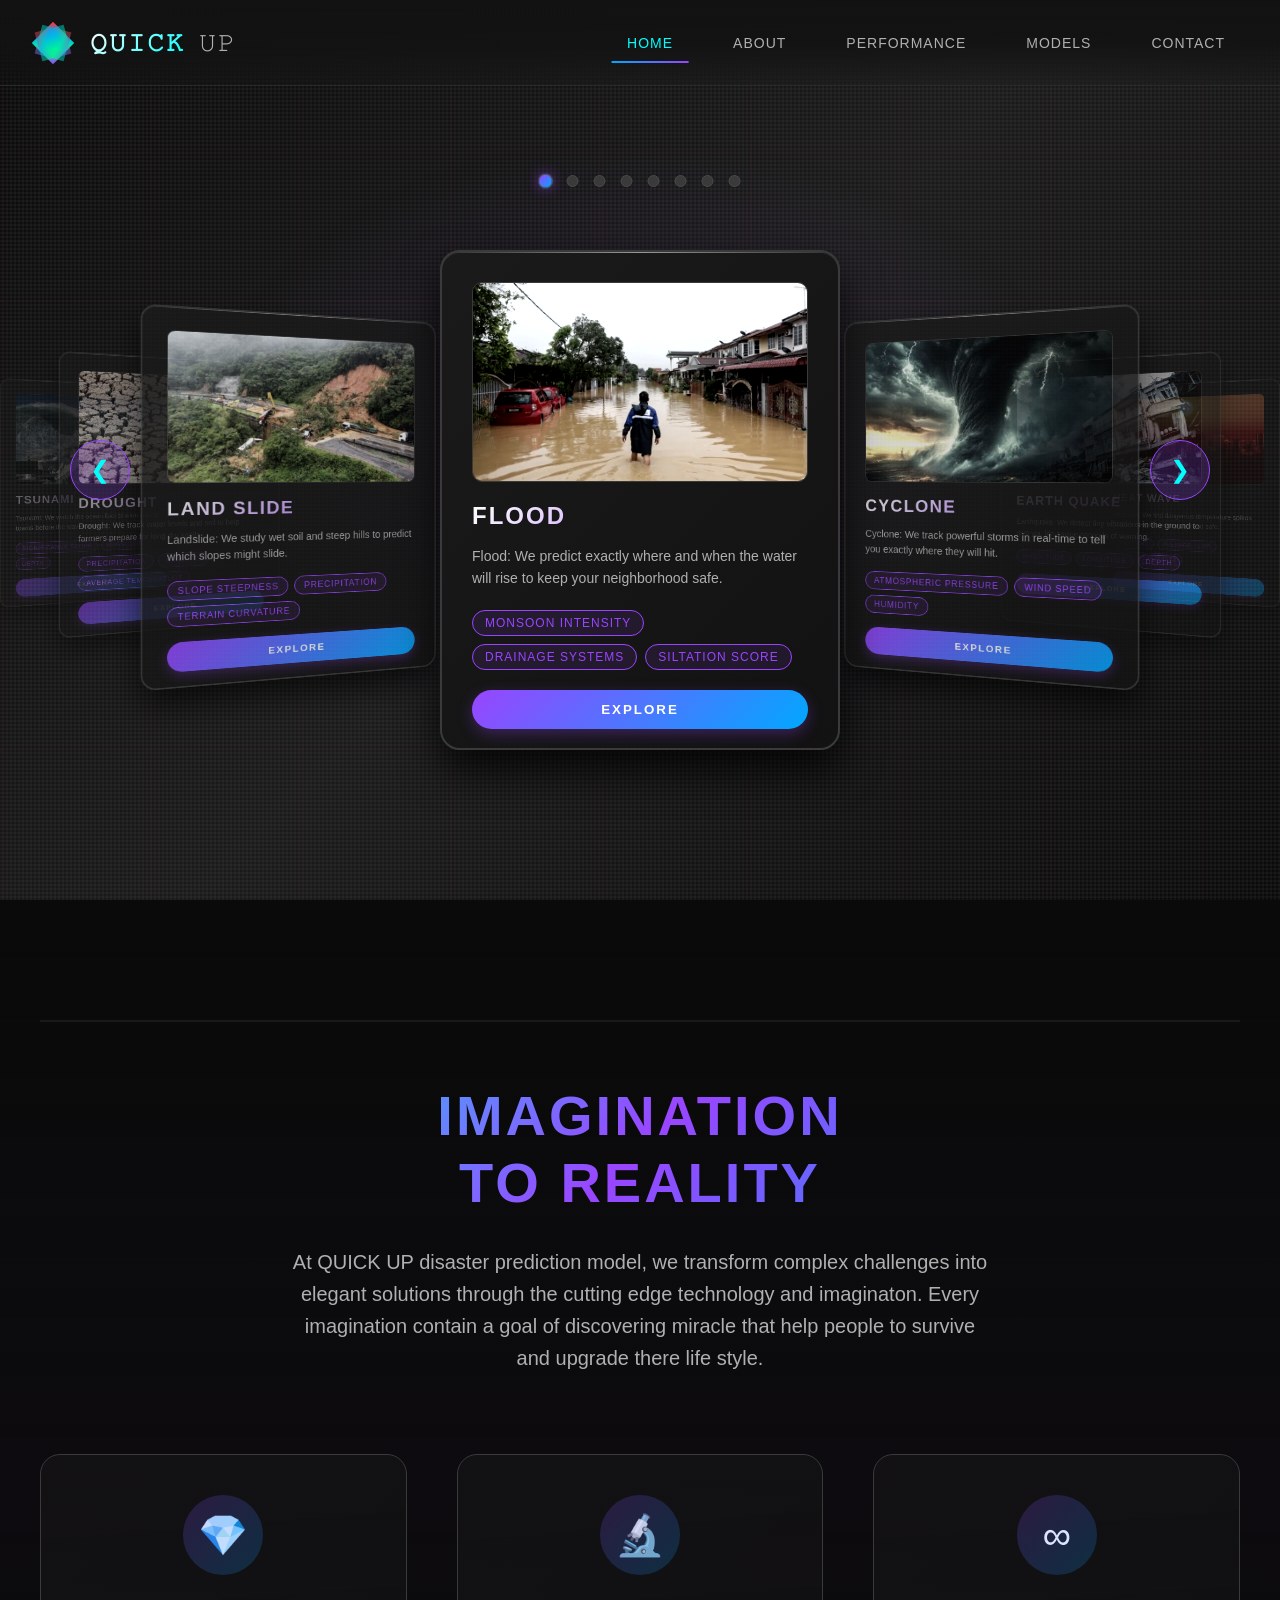
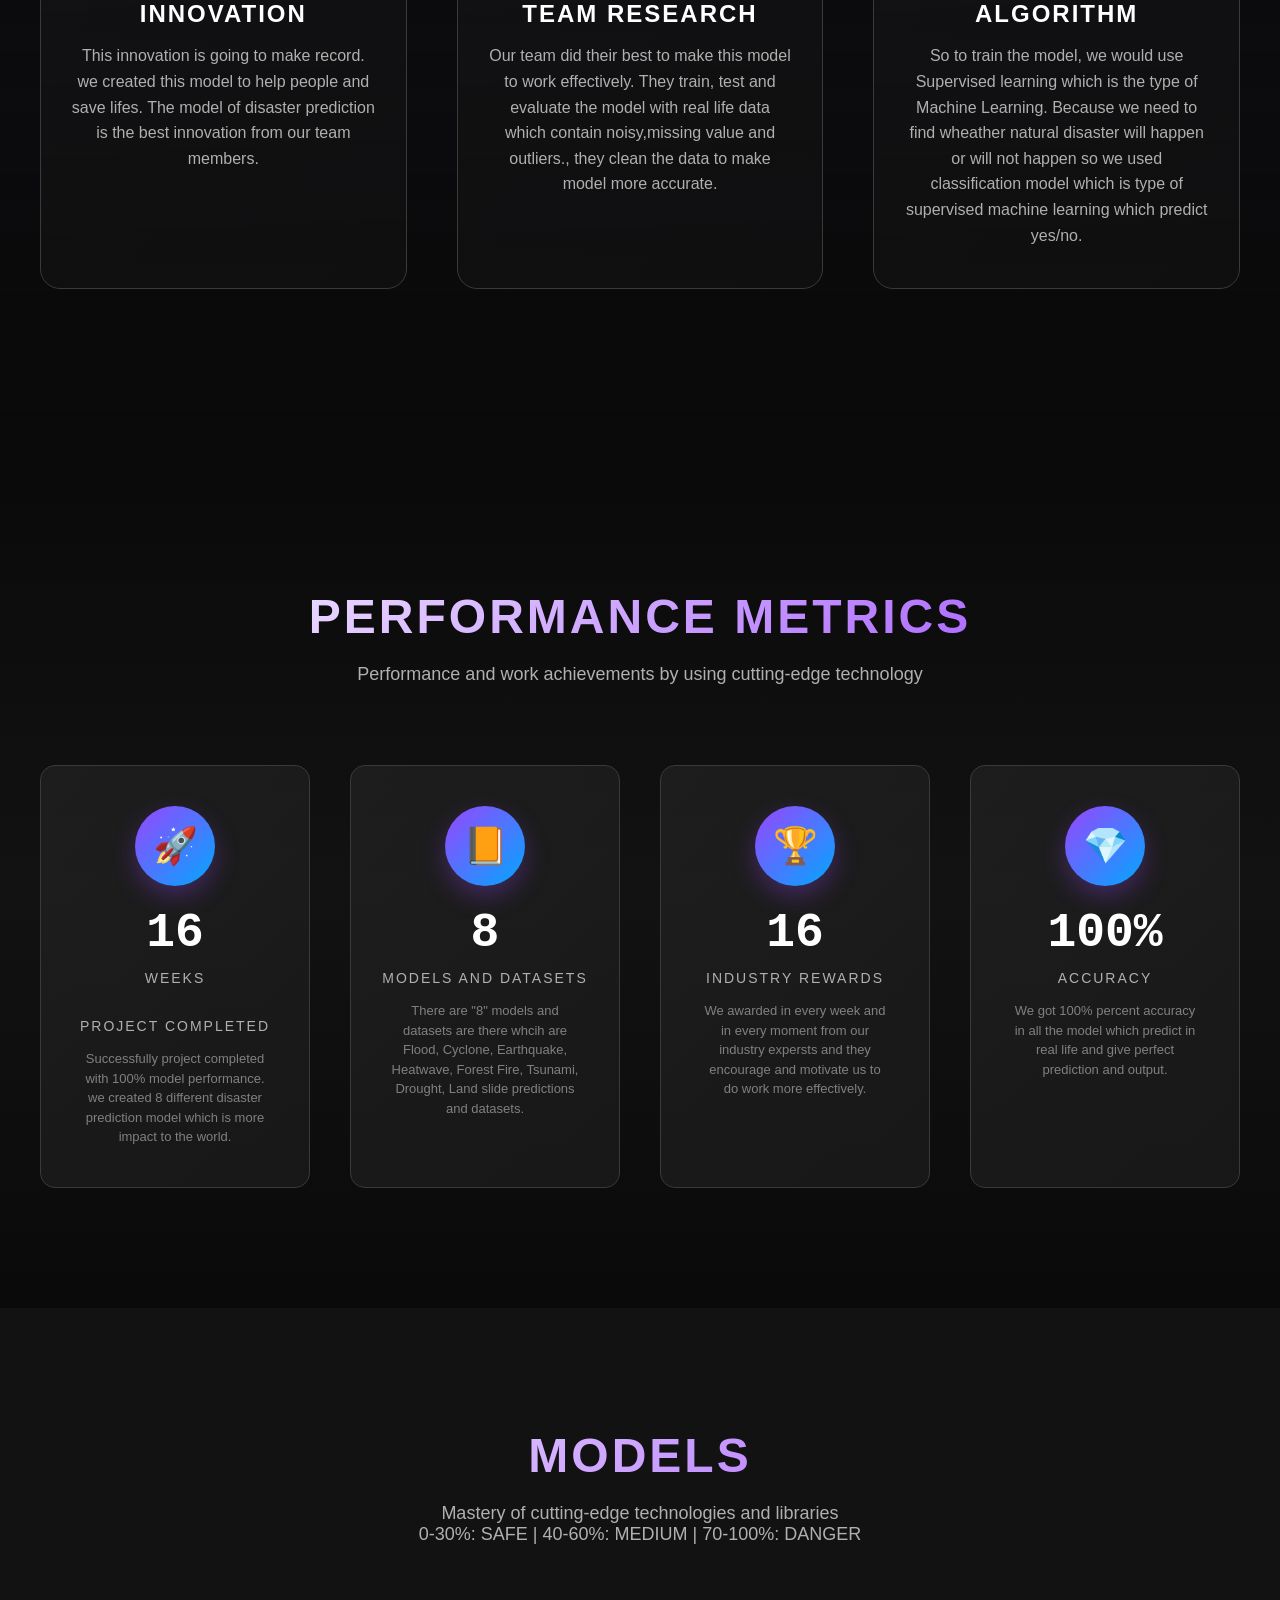
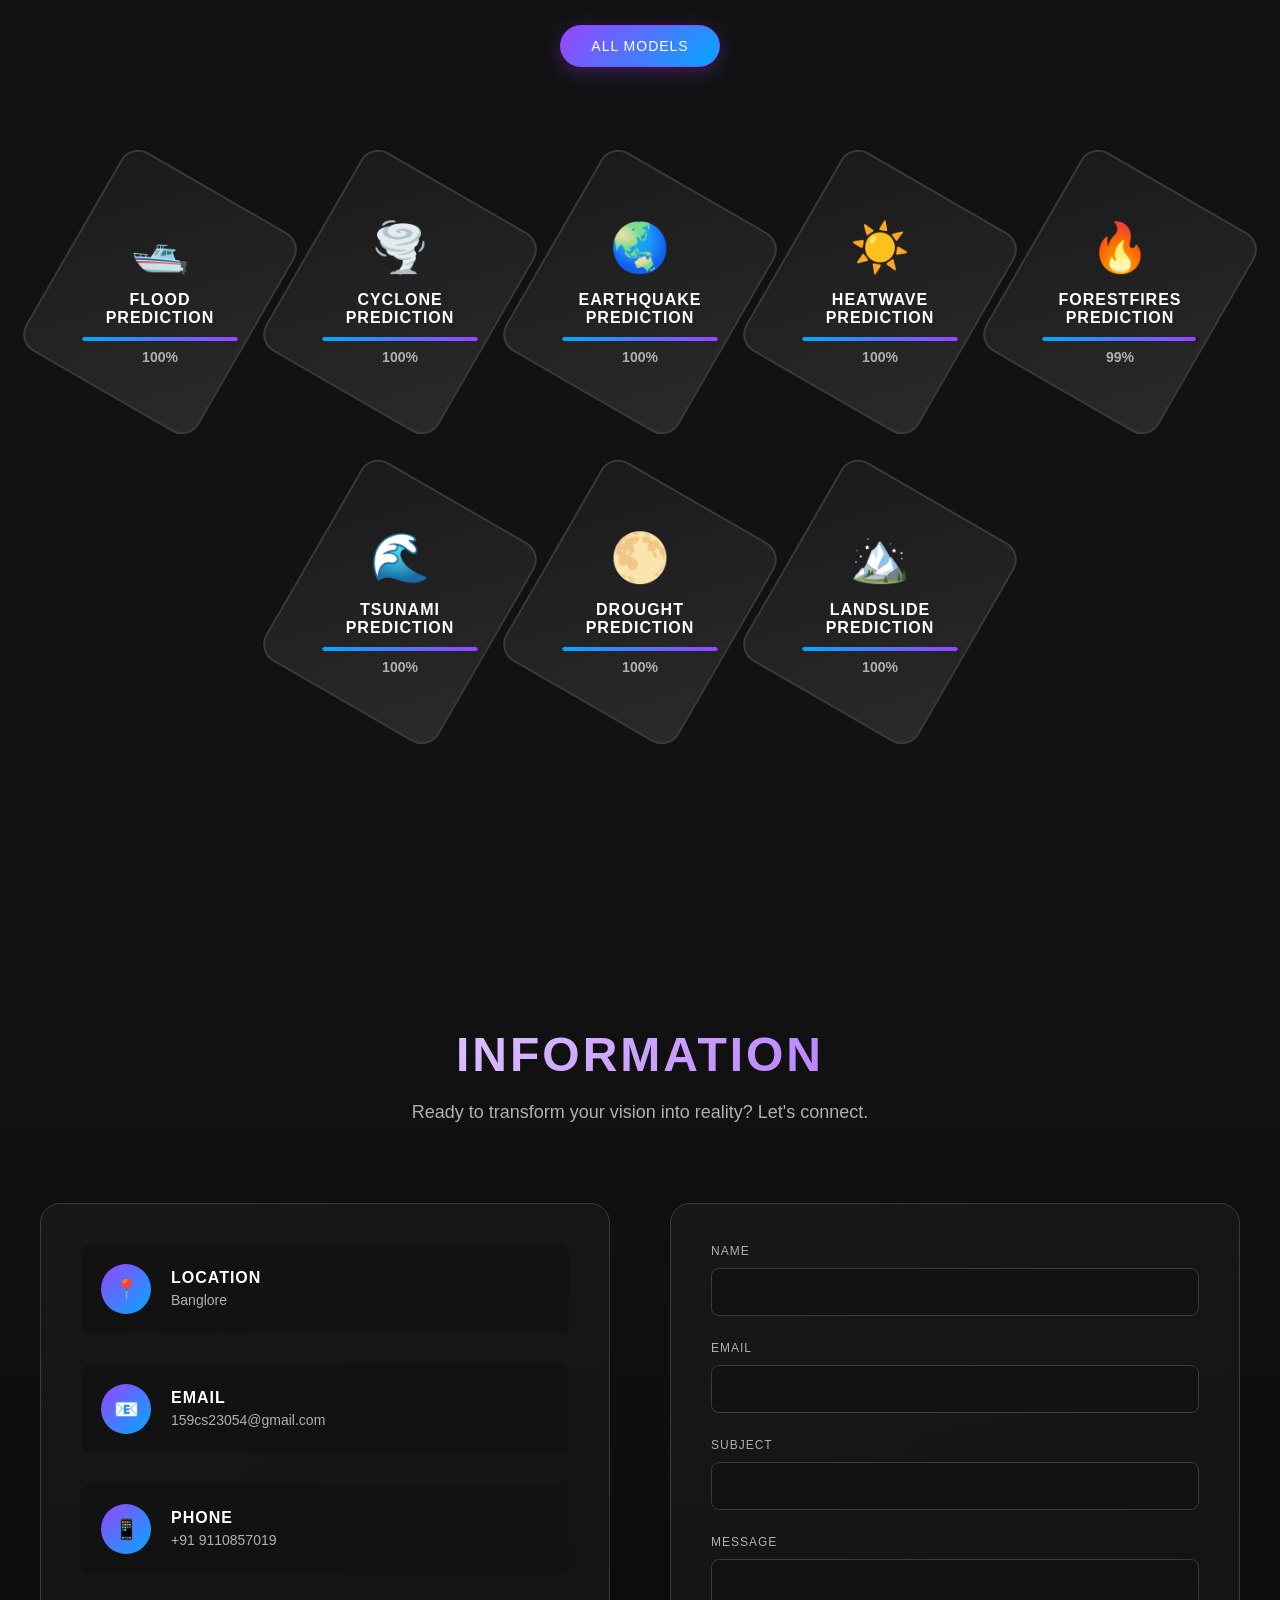
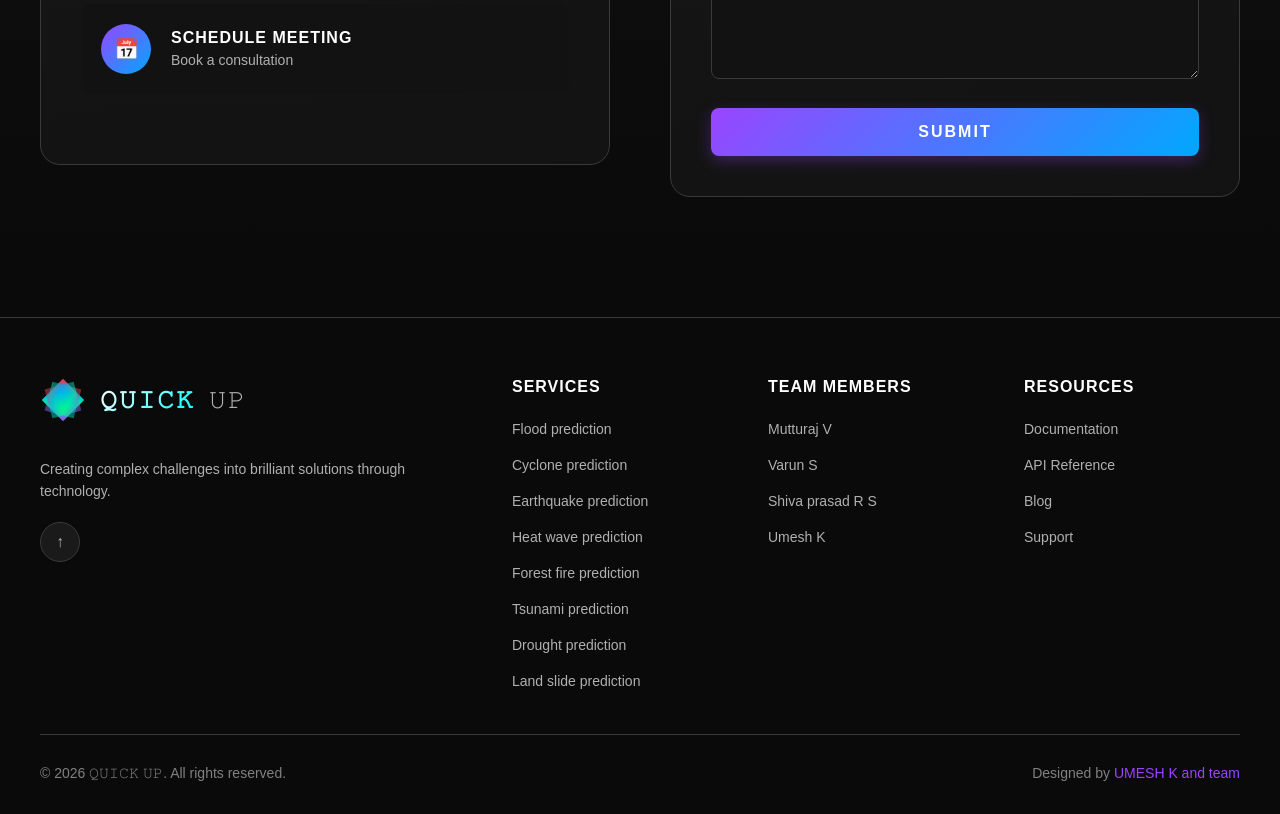
<file: index.html>
<!DOCTYPE html>
<html lang="en">
<head>
    <meta charset="UTF-8">
    <meta name="viewport" content="width=device-width, initial-scale=1.0">
    <title>QUICK UP DISASTER PREDICTION</title>
    <link rel="stylesheet" href="design.css">
</head>
<body>
    <!-- Loading Screen -->
    <div class="loader" id="loader">
        <div class="loader-content">
            <div class="loader-prism">
                <div class="prism-face"></div>
                <div class="prism-face"></div>
                <div class="prism-face"></div>
            </div>
            <div style="color: var(--accent-purple); font-size: 18px; text-transform: uppercase; letter-spacing: 3px;">LOADING…</div>
        </div>
    </div>

    <!-- Navigation Header -->
    <header class="header" id="header">
        <nav class="nav-container">
            <a href="#home" class="logo">
                <div class="logo-icon">
                    <div class="logo-prism">
                        <div class="prism-shape"></div>
                    </div>
                </div>
                <span class="logo-text">
                    <span class="prism">𝚀𝚄𝙸𝙲𝙺</span>
                    <span class="flux">𝚄𝙿</span>
                </span>
            </a>
            
            <ul class="nav-menu" id="navMenu">
                <li><a href="#home" class="nav-link active">Home</a></li>
                <li><a href="#about" class="nav-link">About</a></li>
                <li><a href="#stats" class="nav-link">PERFORMANCE</a></li>
                <li><a href="#skills" class="nav-link">MODELS</a></li>
                <li><a href="#contact" class="nav-link">Contact</a></li>
            </ul>
            
            <div class="menu-toggle" id="menuToggle">
                <span></span>
                <span></span>
                <span></span>
            </div>
        </nav>
    </header>

    <!-- Hero Section with 3D Carousel -->
  <section class="hero" id="home">
        <div class="carousel-container">
            <button class="nav-btn manual-left" id="manualPrev">❮</button>
            <button class="nav-btn manual-right" id="manualNext">❯</button>
            
            <div class="carousel" id="carousel">
                </div>
            
            <div class="carousel-indicators" id="indicators">
                </div>
        </div>
    </section>

    <!-- NEW: Prism Philosophy Section (About) -->
    <section class="philosophy-section" id="about">
        <div class="philosophy-container">
            <div class="prism-line"></div>
            
            <h2 class="philosophy-headline">
                IMAGINATION<br>to Reality
            </h2>
            
            <p class="philosophy-subheading">
                At QUICK UP disaster prediction model, we transform complex challenges into elegant solutions through the cutting edge technology and imaginaton. Every imagination contain a goal of discovering miracle that help people to survive and upgrade there life style.
            </p>
            
            <div class="philosophy-pillars">
                <div class="pillar">
                    <div class="pillar-icon">💎</div>
                    <h3 class="pillar-title">Innovation</h3>
                    <p class="pillar-description">
                       This innovation is going to make record. we created this model to help people and save lifes. The model of disaster prediction is the best innovation from our team members.
                    </p>
                </div>
                
                <div class="pillar">
                    <div class="pillar-icon">🔬</div>
                    <h3 class="pillar-title">Team research</h3>
                    <p class="pillar-description">
                        Our team did their best to make this model to work effectively. They train, test and evaluate the model with real life data which contain noisy,missing value and outliers., they clean the data to make model more accurate.
                    </p>
                </div>
                
                <div class="pillar">
                    <div class="pillar-icon">∞</div>
                    <h3 class="pillar-title">Algorithm</h3>
                    <p class="pillar-description">
                        So to train the model, we would use Supervised learning which is the type of Machine Learning. Because we need to find wheather natural disaster will happen or will not happen so we used classification model which is type of supervised machine learning which predict yes/no. 
                    </p>
                </div>
            </div>
            
            <div class="philosophy-particles" id="particles">
                <!-- Particles will be generated by JavaScript -->
            </div>
        </div>
    </section>

    <!-- Stats Section with Content -->
    <section class="stats-section" id="stats">
        <div class="section-header">
            <h2 class="section-title">Performance Metrics</h2>
            <p class="section-subtitle">Performance and work achievements by using cutting-edge technology</p>
        </div>
        
        <div class="stats-grid">
            <div class="stat-card">
                <div class="stat-icon">🚀</div>
                <div class="stat-number" data-target="16">16</div>
                <div class="stat-label">WEEKS<br><br><br>Project Completed</div>
                <p class="stat-description">Successfully project completed with 100% model performance. we created 8 different disaster prediction model which is more impact to the world. </p>
            </div>
            
            <div class="stat-card">
                <div class="stat-icon">📙</div>
                <div class="stat-number" data-target="8">8</div>
                <div class="stat-label">MODELS and datasets</div>
                <p class="stat-description">There are "8" models and datasets are there whcih are Flood, Cyclone, Earthquake, Heatwave, Forest Fire, Tsunami, Drought, Land slide predictions and datasets.</p>
            </div>
            
            <div class="stat-card">
                <div class="stat-icon">🏆</div>
                <div class="stat-number" data-target="16">16</div>
                <div class="stat-label">Industry rewards</div>
                <p class="stat-description"> We awarded in every week and in every moment from our industry expersts and they encourage and motivate us to do work more effectively.</p>
            </div>
            
            <div class="stat-card">
                <div class="stat-icon">💎</div>
                <div class="stat-number" data-target="100%">100%</div>
                <div class="stat-label">Accuracy</div>
                <p class="stat-description">We got 100% percent accuracy in all the model which predict in real life and give perfect prediction and output.</p>
            </div>
        </div>
    </section>

    <!-- Enhanced Skills Section - Technical Arsenal -->
    <section class="skills-section" id="skills">
        <div class="skills-container">
            <div class="section-header">
                <h2 class="section-title">models</h2>
                <p class="section-subtitle">Mastery of cutting-edge technologies and libraries<br> 0-30%: SAFE | 40-60%: MEDIUM | 70-100%: DANGER
            </div>
            
            <div class="skill-categories">
                <div class="category-tab active" data-category="all">ALL MODELS</div>

            <div class="skills-hexagon-grid" id="skillsGrid">
                <!-- Hexagonal skill items will be generated by JavaScript -->
            </div>
        </div>
    </section>

    <!-- Contact Section -->
    <section class="contact-section" id="contact">
        <div class="section-header">
            <h2 class="section-title">INFORMATION</h2>
            <p class="section-subtitle">Ready to transform your vision into reality? Let's connect.</p>
        </div>
        
        <div class="contact-container">
            <div class="contact-info">
                <a href="https://maps.app.goo.gl/gLR3EkihuW65uQ2W7" target="_blank" class="info-item">
                    <div class="info-icon">📍</div>
                    <div class="info-text">
                        <h4>Location</h4>
                        <p>Banglore</p>
                    </div>
                </a>
                
                <a href="mailto:159cs23054@gmail.com" class="info-item">
                    <div class="info-icon">📧</div>
                    <div class="info-text">
                        <h4>Email</h4>
                        <p>159cs23054@gmail.com</p>
                    </div>
                </a>
                
                <a href="tel:+91 9110857019" class="info-item">
                    <div class="info-icon">📱</div>
                    <div class="info-text">
                        <h4>Phone</h4>
                        <p>+91 9110857019</p>
                    </div>
                </a>
                
                <a href="https://calendly.com/" target="_blank" class="info-item">
                    <div class="info-icon">📅</div>
                    <div class="info-text">
                        <h4>Schedule Meeting</h4>
                        <p>Book a consultation</p>
                    </div>
                </a>
            </div>
            
            <form class="contact-form" id="contactForm">
                <div class="form-group">
                    <label for="name">Name</label>
                    <input type="text" id="name" name="name" required>
                </div>
                
                <div class="form-group">
                    <label for="email">Email</label>
                    <input type="email" id="email" name="email" required>
                </div>
                
                <div class="form-group">
                    <label for="subject">Subject</label>
                    <input type="text" id="subject" name="subject" required>
                </div>
                
                <div class="form-group">
                    <label for="message">Message</label>
                    <textarea id="message" name="message" required></textarea>
                </div>
                
                <button type="submit" class="submit-btn">SUBMIT</button>
            </form>
        </div>
    </section>

    <!-- Footer -->
    <footer class="footer">
        <div class="footer-content">
            <div class="footer-brand">
                <div class="footer-logo">
                    <div class="logo-icon">
                        <div class="logo-prism">
                            <div class="prism-shape"></div>
                        </div>
                    </div>
                    <span class="logo-text">
                        <span class="prism">𝚀𝚄𝙸𝙲𝙺</span>
                        <span class="flux">𝚄𝙿</span>
                    </span>
                </div>
                <p class="footer-description">
                    Creating complex challenges into brilliant solutions through technology.
                </p>
                <div class="footer-social">
                    <a href="#" class="social-icon">↑</a>
                </div>
            </div>
            
            <div class="footer-section">
    <h4>Services</h4>
    <div class="footer-links">
        <a href="prediction.html?model=flood">Flood prediction</a>
        <a href="prediction.html?model=cyclone">Cyclone prediction</a>	
        <a href="prediction.html?model=earthquake">Earthquake prediction</a>
        <a href="prediction.html?model=heatwave">Heat wave prediction</a> 
        <a href="prediction.html?model=forestfires">Forest fire prediction</a>
        <a href="prediction.html?model=tsunami">Tsunami prediction</a>
        <a href="prediction.html?model=drought">Drought prediction</a>
        <a href="prediction.html?model=landslide">Land slide prediction</a>
    </div>
</div>
            
            <div class="footer-section">
                <h4>Team members</h4>
                <div class="footer-links">
                    <a href="#">Mutturaj V</a>
                    <a href="#">Varun S</a>
                    <a href="#">Shiva prasad R S</a>
                    <a href="#">Umesh K</a>
                </div>
            </div>
            
            <div class="footer-section">
                <h4>Resources</h4>
                <div class="footer-links">
                    <a href="#">Documentation</a>
                    <a href="#">API Reference</a>
                    <a href="#">Blog</a>
                    <a href="#">Support</a>
                </div>
            </div>
        </div>
        
        <div class="footer-bottom">
            <div class="copyright">
                © 2026 𝚀𝚄𝙸𝙲𝙺 𝚄𝙿. All rights reserved.
            </div>
            <div class="footer-credits">
                Designed by <a href="gptr159@gmail.com" rel="nofollow" target="_blank">UMESH K and team</a>
            </div>
        </div>
    </footer>
<script src="javascript.js"></script>
</body>
</html>
</file>
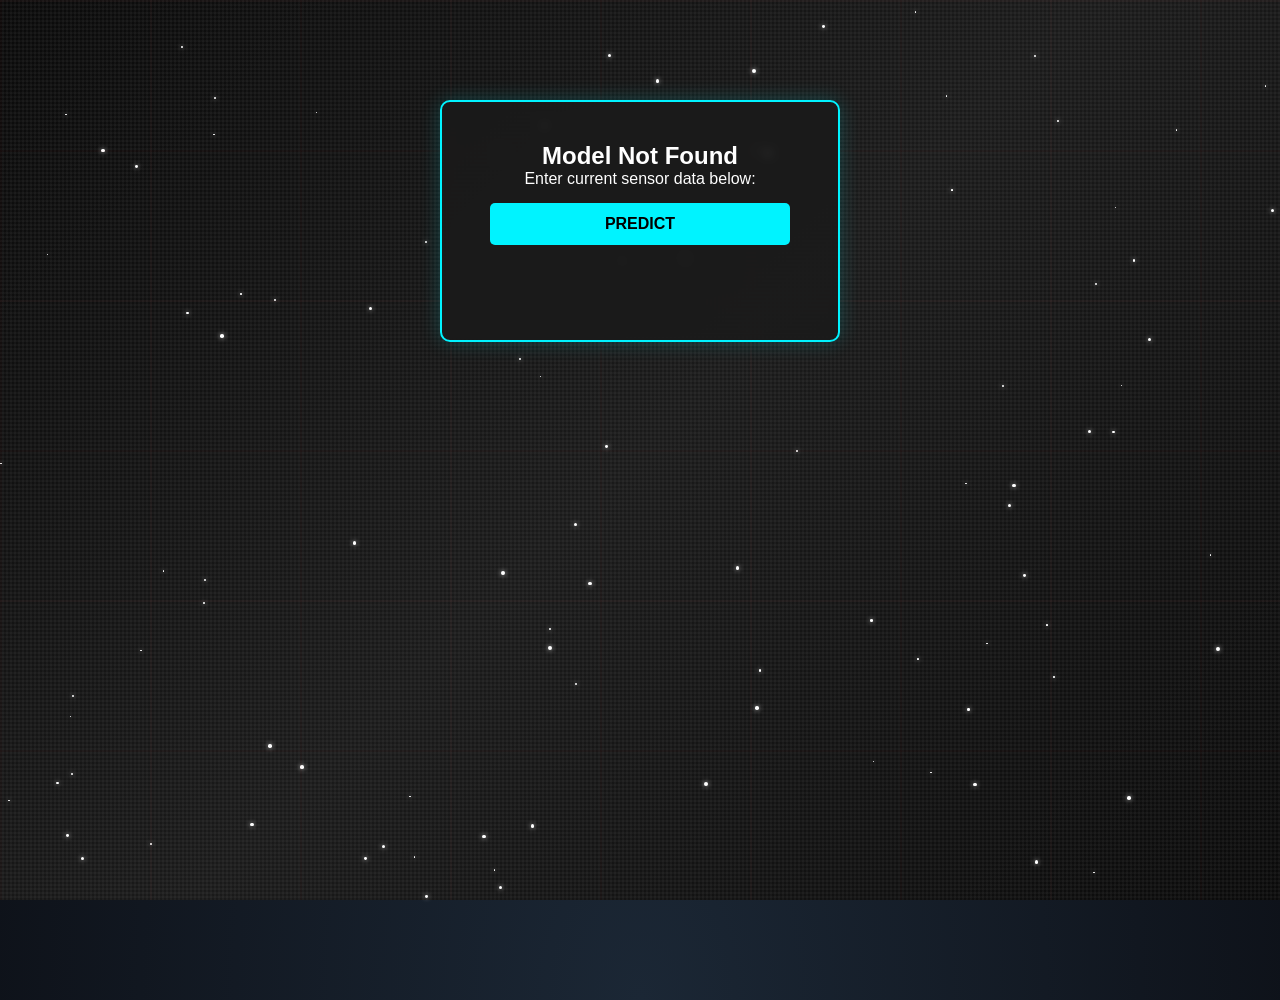
<file: prediction.html>
<!DOCTYPE html>
<html lang="en">
<head>
    <meta charset="UTF-8">
    <title>Live Disaster Prediction</title>
    <link rel="stylesheet" href="design.css"> 
    <style>
        /* --- GALAXY BACKGROUND STYLES --- */
        body {
            margin: 0;
            padding: 0;
            background: radial-gradient(ellipse at bottom, #1b2735 0%, #090a0f 100%);
            overflow-x: hidden;
            min-height: 100vh;
        }
        #galaxy-bg {
            position: fixed;
            top: 0;
            left: 0;
            width: 100vw;
            height: 100vh;
            z-index: -1; /* Keeps stars behind the box */
        }
        .star {
            position: absolute;
            background-color: white;
            border-radius: 50%;
            box-shadow: 0 0 5px rgba(255, 255, 255, 0.8);
            animation: twinkle infinite alternate, floatUp infinite linear;
        }
        @keyframes twinkle {
            0% { opacity: 0.2; transform: scale(0.8); }
            100% { opacity: 1; transform: scale(1.2); }
        }
        @keyframes floatUp {
            0% { transform: translateY(0); }
            100% { transform: translateY(-100vh); }
        }

        /* --- PREDICTION BOX STYLES --- */
        .prediction-box { 
            background: rgba(26, 26, 26, 0.85); /* Slightly transparent to see stars behind it */
            backdrop-filter: blur(5px); /* Cool glass effect */
            padding: 40px; 
            border: 2px solid #00f3ff; 
            border-radius: 10px; 
            width: 400px; 
            margin: 100px auto; 
            text-align: center; 
            color: white; 
            font-family: sans-serif;
            box-shadow: 0 0 20px rgba(0, 243, 255, 0.2);
        }
        input { 
            width: 90%; 
            padding: 12px; 
            margin: 10px 0; 
            background: #333; 
            color: white; 
            border: 1px solid #555; 
            border-radius: 5px; 
            font-size: 16px;
        }
        button { 
            background: #00f3ff; 
            color: black; 
            padding: 12px 20px; 
            font-weight: bold; 
            cursor: pointer; 
            border: none; 
            margin-top: 15px; 
            width: 95%; 
            font-size: 16px; 
            border-radius: 5px;
            transition: 0.3s;
        }
        button:hover {
            box-shadow: 0 0 15px #00f3ff;
        }
        #result { 
            margin-top: 25px; 
            font-size: 20px; 
            font-weight: bold; 
            padding: 15px; 
            border-radius: 8px;
        }
        /* Color Classes */
        .safe { color: #00e676; }
        .medium { color: #ffeb3b; }
        .danger { color: #ff4444; }
        .guide-text { font-size: 13px; color: #aaa; margin-top: 15px; border-top: 1px solid #444; padding-top: 10px; line-height: 1.5; }
    </style>
</head>
<body>

    <div id="galaxy-bg"></div>

    <div class="prediction-box">
        <h2 id="page-title">Loading Model...</h2>
        <p>Enter current sensor data below:</p>
        
        <div id="input-container"></div>
        
        <button onclick="getLivePrediction()">PREDICT</button>
        <div id="result"></div>
    </div>

    <script>
        // --- GALAXY GENERATOR ---
        function createStars() {
            const bg = document.getElementById('galaxy-bg');
            const starCount = 100; 

            for (let i = 0; i < starCount; i++) {
                let star = document.createElement('div');
                star.className = 'star';
                let size = Math.random() * 3 + 1;
                star.style.width = size + 'px';
                star.style.height = size + 'px';
                star.style.left = Math.random() * 100 + 'vw';
                star.style.top = Math.random() * 100 + 'vh';
                let twinkleDuration = Math.random() * 2 + 1; 
                let floatDuration = Math.random() * 20 + 15; 
                star.style.animationDuration = `${twinkleDuration}s, ${floatDuration}s`;
                bg.appendChild(star);
            }
        }

        const disasterConfig = {
            'landslide': { title: 'Landslide', features: ['Slope Steepness', 'Precipitation Level', 'Terrain Curvature'] },
            'flood': { title: 'Flood', features: ['Monsoon Intensity', 'Drainage Systems Score', 'Siltation Score'] },
            'cyclone': { title: 'Cyclone', features: ['Atmospheric Pressure (mb)', 'Wind Speed (km/h)', 'Humidity (%)'] },
            'drought': { title: 'Drought', features: ['Precipitation (mm)', 'Humidity (%)', 'Average Temp (C)'] },
            'heatwave': { title: 'Heatwave', features: ['Max Temp (C)', 'Average Temp (C)', 'Relative Humidity (%)'] },
            'earthquake': { title: 'Earthquake', features: ['Magnitude', 'Longitude', 'Depth (km)'] },
            'tsunami': { title: 'Tsunami', features: ['Significance Score', 'Magnitude', 'Depth (km)'] },
            'forestfires': { title: 'Forest Fire', features: ['Relative Humidity (%)', 'Fuel Moisture (FFMC)', 'Temperature (C)'] }
        };

        const urlParams = new URLSearchParams(window.location.search);
        const activeModel = urlParams.get('model');

        window.onload = function() {
            createStars(); // Initializes the stars

            if (!activeModel || !disasterConfig[activeModel]) {
                document.getElementById('page-title').innerText = "Model Not Found";
                return;
            }
            const config = disasterConfig[activeModel];
            document.getElementById('page-title').innerText = config.title + " Live AI";
            let inputsHTML = '';
            for (let i = 0; i < config.features.length; i++) {
                inputsHTML += `<input type="number" id="input-${i}" placeholder="${config.features[i]}" step="any">`;
            }
            document.getElementById('input-container').innerHTML = inputsHTML;
        };

        async function getLivePrediction() {
            const config = disasterConfig[activeModel];
            const resultDiv = document.getElementById('result');
            let userInputs = {};
            for (let i = 0; i < config.features.length; i++) {
                let val = document.getElementById(`input-${i}`).value;
                if (!val) { alert("Please fill all fields!"); return; }
                userInputs[`f${i+1}`] = parseFloat(val);
            }

            resultDiv.innerHTML = "Analyzing AI...";
            resultDiv.className = "";
            resultDiv.style.color = ""; // FIXED: Removed "white" so your CSS colors can work!

            try {
                const response = await fetch(`https://disaster-ai-1-o9ui.onrender.com/predict/${activeModel}`, {
                    method: 'POST',
                    headers: { 'Content-Type': 'application/json' },
                    body: JSON.stringify(userInputs)
                });

                const answer = await response.json();
                const prob = answer.probability;
                const guide = `<div class="guide-text"><b>Risk Guide:</b><br>0% to 30%: SAFE<br>40% to 60%: MEDIUM<br>70% to 100%: DANGER</div>`;

                // LOGIC RANGES (Colors will now change!)
                if (prob <= 30) {
                    resultDiv.innerHTML = `✅🦺 SAFE AREA<br>Risk Level: ${prob}% ${guide}`;
                    resultDiv.className = "safe";
                } 
                else if (prob >= 40 && prob <= 60) {
                    resultDiv.innerHTML = `⚠️⚡ MEDIUM RISK<br>Risk Level: ${prob}% ${guide}`;
                    resultDiv.className = "medium";
                } 
                else if (prob >= 70) {
                    resultDiv.innerHTML = `🚨💀 DANGER DETECTED<br>Risk Level: ${prob}% ${guide}`;
                    resultDiv.className = "danger";
                }
                else {
                    resultDiv.innerHTML = `🤔💭 UNCERTAIN<br>Risk Level: ${prob}% ${guide}`;
                    resultDiv.style.color = "white"; // Keep uncertain text white
                }
            } catch (error) {
                resultDiv.innerHTML = "Error: Is the Python Server running?";
                resultDiv.className = "danger";
            }
        }
    </script>
</body>
</html>
</file>
<file: design.css>
@charset "utf-8";
/* CSS Document */

/*

TemplateMo 600 Prism Flux

https://templatemo.com/tm-600-prism-flux

*/

* {
	margin: 0;
	padding: 0;
	box-sizing: border-box;
}

:root {
	--primary-black: #0a0a0a;
	--carbon-dark: #121212;
	--carbon-medium: #1a1a1a;
	--carbon-light: #2a2a2a;
	--metal-dark: #3a3a3a;
	--metal-light: #4a4a4a;
	--accent-red: #ff3333;
	--accent-blue: #00a8ff;
	--accent-green: #00ff88;
	--accent-purple: #9945ff;
	--accent-cyan: #00ffff;
	--text-primary: #ffffff;
	--text-secondary: #b0b0b0;
	--text-dim: #808080;
}

html {
	scroll-behavior: smooth;
}

body {
	font-family: 'Orbitron', 'Rajdhani', sans-serif;
	background: var(--primary-black);
	color: var(--text-primary);
	overflow-x: hidden;
	position: relative;
}

/* Carbon Fiber Background Pattern */
body::before {
	content: '';
	position: fixed;
	top: 0;
	left: 0;
	width: 100%;
	height: 100%;
	background:
		repeating-linear-gradient(0deg,
			transparent,
			transparent 2px,
			rgba(255, 255, 255, 0.03) 2px,
			rgba(255, 255, 255, 0.03) 4px),
		repeating-linear-gradient(90deg,
			transparent,
			transparent 2px,
			rgba(255, 255, 255, 0.03) 2px,
			rgba(255, 255, 255, 0.03) 4px),
		linear-gradient(135deg,
			var(--primary-black) 0%,
			var(--carbon-dark) 25%,
			var(--carbon-medium) 50%,
			var(--carbon-dark) 75%,
			var(--primary-black) 100%);
	z-index: -2;
}

/* Animated Grid Overlay */
body::after {
	content: '';
	position: fixed;
	top: 0;
	left: 0;
	width: 100%;
	height: 100%;
	background-image:
		linear-gradient(rgba(255, 51, 51, 0.05) 2px, transparent 2px),
		linear-gradient(90deg, rgba(255, 51, 51, 0.05) 2px, transparent 2px);
	background-size: 150px 150px;
	animation: gridMove 20s linear infinite;
	z-index: -1;
	opacity: 0.5;
}

@keyframes gridMove {
	0% {
		transform: translate(0, 0);
	}

	100% {
		transform: translate(150px, 150px);
	}
}

/* Loading Screen */
.loader {
	position: fixed;
	top: 0;
	left: 0;
	width: 100%;
	height: 100vh;
	background: var(--primary-black);
	display: flex;
	justify-content: center;
	align-items: center;
	z-index: 10000;
	transition: opacity 0.5s, visibility 0.5s;
}

.loader.hidden {
	opacity: 0;
	visibility: hidden;
}

.loader-content {
	text-align: center;
}

.loader-prism {
	width: 100px;
	height: 100px;
	position: relative;
	margin: 0 auto 30px;
}

.prism-face {
	position: absolute;
	width: 100%;
	height: 100%;
	border: 2px solid transparent;
	transform-origin: center;
	animation: prismRotate 3s linear infinite;
}

.prism-face:nth-child(1) {
	border-image: linear-gradient(45deg, var(--accent-red), var(--accent-blue)) 1;
	animation-delay: 0s;
}

.prism-face:nth-child(2) {
	border-image: linear-gradient(45deg, var(--accent-blue), var(--accent-green)) 1;
	transform: rotate(60deg);
	animation-delay: 0.2s;
}

.prism-face:nth-child(3) {
	border-image: linear-gradient(45deg, var(--accent-green), var(--accent-purple)) 1;
	transform: rotate(120deg);
	animation-delay: 0.4s;
}

@keyframes prismRotate {
	0% {
		transform: rotate(0deg) scale(1);
	}

	50% {
		transform: rotate(180deg) scale(1.2);
	}

	100% {
		transform: rotate(360deg) scale(1);
	}
}

/* Navigation Header */
.header {
	position: fixed;
	top: 0;
	width: 100%;
	background: linear-gradient(180deg,
			rgba(18, 18, 18, 0.98) 0%,
			rgba(18, 18, 18, 0.9) 50%,
			rgba(18, 18, 18, 0) 100%);
	backdrop-filter: blur(20px);
	border-bottom: 1px solid rgba(255, 255, 255, 0.1);
	z-index: 1000;
	transition: all 0.3s ease;
}

.header.scrolled {
	background: rgba(18, 18, 18, 0.98);
	backdrop-filter: blur(30px);
	box-shadow: 0 10px 30px rgba(0, 0, 0, 0.8);
}

.nav-container {
	max-width: 1400px;
	margin: 0 auto;
	display: flex;
	justify-content: space-between;
	align-items: center;
	padding: 20px 30px;
}

.logo {
	display: flex;
	align-items: center;
	text-decoration: none;
	position: relative;
}

.logo-icon {
	width: 45px;
	height: 45px;
	margin-right: 15px;
	position: relative;
}

/* Prism-inspired logo */
.logo-prism {
	width: 100%;
	height: 100%;
	position: relative;
	display: flex;
	align-items: center;
	justify-content: center;
}

.prism-shape {
	width: 30px;
	height: 30px;
	position: relative;
	transform: rotate(45deg);
	background: linear-gradient(135deg,
			var(--accent-red) 0%,
			var(--accent-blue) 33%,
			var(--accent-green) 66%,
			var(--accent-purple) 100%);
	animation: prismShine 3s ease-in-out infinite;
}

@keyframes prismShine {

	0%,
	100% {
		filter: brightness(1) hue-rotate(0deg);
		transform: rotate(45deg) scale(1);
	}

	50% {
		filter: brightness(1.5) hue-rotate(10deg);
		transform: rotate(45deg) scale(1.1);
	}
}

.prism-shape::before,
.prism-shape::after {
	content: '';
	position: absolute;
	width: 100%;
	height: 100%;
	background: inherit;
	opacity: 0.5;
}

.prism-shape::before {
	transform: rotate(60deg);
}

.prism-shape::after {
	transform: rotate(-60deg);
}

.logo-text {
	font-size: 24px;
	font-weight: 900;
	letter-spacing: 2px;
	text-transform: uppercase;
}

.logo-text .prism {
	background: linear-gradient(135deg, var(--text-primary), var(--accent-cyan));
	-webkit-background-clip: text;
	-webkit-text-fill-color: transparent;
	background-clip: text;
}

.logo-text .flux {
	color: var(--text-secondary);
	font-weight: 300;
	margin-left: 5px;
}

.nav-menu {
	display: flex;
	list-style: none;
	gap: 10px;
	align-items: center;
}

.nav-menu a {
	color: var(--text-secondary);
	text-decoration: none;
	padding: 12px 25px;
	transition: all 0.3s ease;
	position: relative;
	text-transform: uppercase;
	font-weight: 500;
	letter-spacing: 1px;
	font-size: 14px;
}

.nav-menu a::before {
	content: '';
	position: absolute;
	bottom: 0;
	left: 50%;
	transform: translateX(-50%);
	width: 0;
	height: 2px;
	background: linear-gradient(90deg, var(--accent-blue), var(--accent-purple));
	transition: width 0.3s ease;
}

.nav-menu a:hover {
	color: var(--text-primary);
}

.nav-menu a:hover::before,
.nav-menu a.active::before {
	width: 80%;
}

.nav-menu a.active {
	color: var(--accent-cyan);
}

.menu-toggle {
	display: none;
	flex-direction: column;
	cursor: pointer;
	padding: 5px;
}

.menu-toggle span {
	width: 30px;
	height: 3px;
	background: linear-gradient(90deg, var(--accent-blue), var(--accent-purple));
	margin: 3px 0;
	transition: 0.3s;
	border-radius: 2px;
}

.menu-toggle.active span:nth-child(1) {
	transform: rotate(-45deg) translate(-5px, 6px);
}

.menu-toggle.active span:nth-child(2) {
	opacity: 0;
}

.menu-toggle.active span:nth-child(3) {
	transform: rotate(45deg) translate(-5px, -6px);
}

/* Hero Section with 3D Carousel */
.hero {
	min-height: 100vh;
	display: flex;
	align-items: center;
	justify-content: center;
	position: relative;
	padding: 120px 20px 80px;
	background: radial-gradient(ellipse at center,
			rgba(153, 69, 255, 0.1) 0%,
			transparent 50%);
}

.carousel-container {
	width: 100%;
	max-width: 1600px;
	height: 650px;
	perspective: 1200px;
	position: relative;
	padding-top: 60px;
}

.carousel {
	width: 100%;
	height: 100%;
	position: relative;
	transform-style: preserve-3d;
}

.carousel-item {
	position: absolute;
	width: 400px;
	height: 500px;
	left: 50%;
	top: 50%;
	transform-style: preserve-3d;
	transition: all 0.8s cubic-bezier(0.4, 0.0, 0.2, 1);
	cursor: pointer;
	transform-origin: center center;
}

.carousel-item .card {
	width: 100%;
	height: 100%;
	background: linear-gradient(135deg, var(--carbon-medium), var(--carbon-dark));
	border: 2px solid var(--metal-dark);
	border-radius: 20px;
	padding: 30px;
	position: relative;
	overflow: hidden;
	box-shadow:
		0 20px 40px rgba(0, 0, 0, 0.8),
		inset 0 1px 0 rgba(255, 255, 255, 0.1);
}

.carousel-item .card::before {
	content: '';
	position: absolute;
	top: 0;
	left: 0;
	right: 0;
	height: 1px;
	background: linear-gradient(90deg,
			transparent,
			rgba(255, 255, 255, 0.5),
			transparent);
	animation: scanline 3s linear infinite;
}

@keyframes scanline {
	0% {
		transform: translateY(0);
	}

	100% {
		transform: translateY(500px);
	}
}

.card-number {
	position: absolute;
	top: 20px;
	right: 30px;
	font-size: 72px;
	font-weight: 900;
	color: rgba(153, 69, 255, 0.1);
	font-family: 'Orbitron', monospace;
}

.card-image {
	width: 100%;
	height: 200px;
	background: var(--carbon-dark);
	border-radius: 10px;
	margin-bottom: 20px;
	overflow: hidden;
	position: relative;
	border: 1px solid var(--metal-dark);
}

.card-image img {
	width: 100%;
	height: 100%;
	object-fit: cover;
	filter: grayscale(50%) contrast(1.2);
	transition: all 0.5s ease;
}

.carousel-item:hover .card-image img {
	filter: grayscale(0%) contrast(1.3);
	transform: scale(1.1);
}

.card-title {
	font-size: 24px;
	font-weight: 700;
	margin-bottom: 15px;
	text-transform: uppercase;
	letter-spacing: 2px;
	background: linear-gradient(135deg, var(--text-primary), var(--accent-purple));
	-webkit-background-clip: text;
	-webkit-text-fill-color: transparent;
	background-clip: text;
}

.card-description {
	color: var(--text-secondary);
	line-height: 1.6;
	margin-bottom: 20px;
	font-size: 14px;
}

.card-tech {
	display: flex;
	flex-wrap: wrap;
	gap: 8px;
	margin-bottom: 20px;
}

.tech-badge {
	padding: 5px 12px;
	background: rgba(153, 69, 255, 0.1);
	border: 1px solid var(--accent-purple);
	border-radius: 20px;
	font-size: 12px;
	color: var(--accent-purple);
	text-transform: uppercase;
	letter-spacing: 1px;
}

.card-cta {
	padding: 12px 30px;
	background: linear-gradient(135deg, var(--accent-purple), var(--accent-blue));
	border: none;
	border-radius: 30px;
	color: var(--text-primary);
	font-weight: 700;
	text-transform: uppercase;
	letter-spacing: 2px;
	cursor: pointer;
	transition: all 0.3s ease;
	box-shadow: 0 5px 15px rgba(153, 69, 255, 0.3);
}

.card-cta:hover {
	transform: translateY(-2px);
	box-shadow: 0 8px 25px rgba(153, 69, 255, 0.5);
}

/* Carousel Controls */
.carousel-controls {
	position: absolute;
	bottom: -70px;
	left: 50%;
	transform: translateX(-50%);
	display: flex;
	gap: 20px;
	z-index: 100;
}

.carousel-btn {
	width: 60px;
	height: 60px;
	background: linear-gradient(135deg, var(--carbon-medium), var(--carbon-dark));
	border: 2px solid var(--metal-dark);
	border-radius: 50%;
	color: var(--accent-purple);
	font-size: 24px;
	cursor: pointer;
	transition: all 0.3s ease;
	display: flex;
	align-items: center;
	justify-content: center;
	box-shadow:
		0 5px 15px rgba(0, 0, 0, 0.5),
		inset 0 1px 0 rgba(255, 255, 255, 0.1);
}

.carousel-btn:hover {
	border-color: var(--accent-purple);
	box-shadow:
		0 8px 25px rgba(153, 69, 255, 0.3),
		inset 0 1px 0 rgba(255, 255, 255, 0.2);
	transform: scale(1.1);
}

.carousel-indicators {
	position: absolute;
	top: 30px;
	left: 50%;
	transform: translateX(-50%);
	display: flex;
	gap: 15px;
	z-index: 100;
}

.indicator {
	width: 12px;
	height: 12px;
	background: var(--metal-dark);
	border: 1px solid var(--metal-light);
	border-radius: 50%;
	cursor: pointer;
	transition: all 0.3s ease;
}

.indicator.active {
	background: linear-gradient(135deg, var(--accent-purple), var(--accent-blue));
	box-shadow: 0 0 10px rgba(153, 69, 255, 0.5);
	transform: scale(1.3);
}

/* NEW: Prism Philosophy Section */
.philosophy-section {
	padding: 120px 30px;
	background: linear-gradient(180deg,
			var(--primary-black) 0%,
			rgba(153, 69, 255, 0.02) 50%,
			var(--primary-black) 100%);
	position: relative;
	overflow: hidden;
}

.philosophy-container {
	max-width: 1200px;
	margin: 0 auto;
	text-align: center;
}

/* Animated Prism Line */
.prism-line {
	width: 100%;
	height: 2px;
	margin: 0 auto 60px;
	position: relative;
	overflow: hidden;
	background: var(--carbon-medium);
}

.prism-line::before {
	content: '';
	position: absolute;
	top: 0;
	left: -100%;
	width: 100%;
	height: 100%;
	background: linear-gradient(90deg,
			transparent,
			var(--accent-red) 20%,
			var(--accent-blue) 40%,
			var(--accent-green) 60%,
			var(--accent-purple) 80%,
			transparent);

	animation: prismSweep 4s ease-in-out infinite;
}

@keyframes prismSweep {
	0% {
		left: -100%;
	}

	100% {
		left: 100%;
	}
}

.philosophy-headline {
	font-size: 56px;
	font-weight: 900;
	text-transform: uppercase;
	letter-spacing: 3px;
	margin-bottom: 30px;
	line-height: 1.2;
	background: linear-gradient(135deg,
			var(--accent-cyan) 0%,
			var(--accent-purple) 25%,
			var(--accent-blue) 50%,
			var(--accent-green) 75%,
			var(--accent-cyan) 100%);
	-webkit-background-clip: text;
	-webkit-text-fill-color: transparent;
	background-clip: text;
	background-size: 200% 200%;
	animation: gradientFlow 5s ease infinite;
}

@keyframes gradientFlow {
	0% {
		background-position: 0% 50%;
	}

	50% {
		background-position: 100% 50%;
	}

	100% {
		background-position: 0% 50%;
	}
}

.philosophy-subheading {
	font-size: 20px;
	color: var(--text-secondary);
	max-width: 700px;
	margin: 0 auto 80px;
	line-height: 1.6;
	font-weight: 300;
}

.philosophy-pillars {
	display: grid;
	grid-template-columns: repeat(auto-fit, minmax(300px, 1fr));
	gap: 50px;
	margin-bottom: 60px;
}

.pillar {
	position: relative;
	padding: 40px 30px;
	background: linear-gradient(135deg,
			rgba(42, 42, 42, 0.2),
			rgba(26, 26, 26, 0.3));
	border: 1px solid var(--metal-dark);
	border-radius: 20px;
	transition: all 0.4s ease;
	overflow: hidden;
}

.pillar::before {
	content: '';
	position: absolute;
	top: 0;
	left: 0;
	width: 100%;
	height: 2px;
	background: linear-gradient(90deg,
			var(--accent-purple),
			var(--accent-blue),
			var(--accent-green));
	transform: scaleX(0);
	transition: transform 0.4s ease;
}

.pillar:hover::before {
	transform: scaleX(1);
}

.pillar:hover {
	transform: translateY(-10px);
	border-color: var(--accent-purple);
	box-shadow: 0 20px 40px rgba(153, 69, 255, 0.2);
	background: linear-gradient(135deg,
			rgba(153, 69, 255, 0.05),
			rgba(26, 26, 26, 0.3));
}

.pillar-icon {
	width: 80px;
	height: 80px;
	margin: 0 auto 25px;
	display: flex;
	align-items: center;
	justify-content: center;
	font-size: 40px;
	position: relative;
}

.pillar-icon::before {
	content: '';
	position: absolute;
	width: 100%;
	height: 100%;
	background: linear-gradient(135deg, var(--accent-purple), var(--accent-blue));
	border-radius: 50%;
	opacity: 0.2;
	animation: pulse 3s ease-in-out infinite;
}

@keyframes pulse {

	0%,
	100% {
		transform: scale(1);
		opacity: 0.2;
	}

	50% {
		transform: scale(1.2);
		opacity: 0.1;
	}
}

.pillar-title {
	font-size: 24px;
	font-weight: 700;
	text-transform: uppercase;
	letter-spacing: 2px;
	margin-bottom: 15px;
	color: var(--text-primary);
}

.pillar-description {
	font-size: 16px;
	color: var(--text-secondary);
	line-height: 1.6;
}
.pillar-description a {
	color: var(--accent-cyan);
	text-decoration: none;
	transition: all 0.3s ease;
	position: relative;
}

.pillar-description a::after {
	content: '';
	position: absolute;
	bottom: -2px;
	left: 0;
	width: 0;
	height: 1px;
	background: var(--accent-cyan);
	transition: width 0.3s ease;
}

.pillar-description a:hover {
	color: var(--accent-purple);
}

.pillar-description a:hover::after {
	width: 100%;
}

/* Particle Effect Background */
.philosophy-particles {
	position: absolute;
	width: 100%;
	height: 100%;
	top: 0;
	left: 0;
	overflow: hidden;
	pointer-events: none;
}

.particle {
	position: absolute;
	width: 4px;
	height: 4px;
	background: linear-gradient(135deg, var(--accent-cyan), var(--accent-purple));
	border-radius: 50%;
	opacity: 0;
	animation: float-particle 20s infinite linear;
}

@keyframes float-particle {
	0% {
		transform: translateY(0) rotate(0deg);
		opacity: 0;
	}

	5% {
		opacity: 1;
	}

	95% {
		opacity: 1;
	}

	100% {
		transform: translateY(-100vh) rotate(720deg);
		opacity: 0;
	}
}

/* Stats Section with Content */
.stats-section {
	padding: 120px 30px;
	background: linear-gradient(180deg,
			var(--primary-black) 0%,
			var(--carbon-dark) 50%,
			var(--primary-black) 100%);
	position: relative;
}

.stats-grid {
	max-width: 1200px;
	margin: 0 auto;
	display: grid;
	grid-template-columns: repeat(auto-fit, minmax(250px, 1fr));
	gap: 40px;
}

.stat-card {
	background: linear-gradient(135deg,
			rgba(42, 42, 42, 0.5),
			rgba(26, 26, 26, 0.8));
	border: 1px solid var(--metal-dark);
	border-radius: 15px;
	padding: 40px 30px;
	text-align: center;
	position: relative;
	overflow: hidden;
	transition: all 0.3s ease;
}

.stat-card::before {
	content: '';
	position: absolute;
	top: 0;
	left: -100%;
	width: 100%;
	height: 2px;
	background: linear-gradient(90deg,
			transparent,
			var(--accent-purple),
			transparent);
	animation: none;
}

.stat-card:hover::before {
	animation: slideRight 0.5s ease forwards;
}

@keyframes slideRight {
	0% {
		left: -100%;
	}

	100% {
		left: 100%;
	}
}

.stat-card:hover {
	transform: translateY(-5px);
	border-color: var(--accent-purple);
	box-shadow: 0 15px 35px rgba(153, 69, 255, 0.2);
}

.stat-icon {
	width: 80px;
	height: 80px;
	background: linear-gradient(135deg, var(--accent-purple), var(--accent-blue));
	border-radius: 50%;
	display: flex;
	align-items: center;
	justify-content: center;
	margin: 0 auto 20px;
	font-size: 36px;
	color: var(--text-primary);
	box-shadow: 0 10px 25px rgba(153, 69, 255, 0.3);
}

.stat-number {
	font-size: 48px;
	font-weight: 900;
	color: var(--text-primary);
	margin-bottom: 10px;
	font-family: 'Orbitron', monospace;
}

.stat-label {
	font-size: 14px;
	color: var(--text-secondary);
	text-transform: uppercase;
	letter-spacing: 2px;
	margin-bottom: 15px;
}

.stat-description {
	font-size: 13px;
	color: var(--text-dim);
	line-height: 1.5;
	padding: 0 10px;
}

/* Enhanced Skills Section - Technical Arsenal */
.skills-section {
	padding: 120px 30px;
	background: var(--carbon-dark);
	position: relative;
	overflow: hidden;
}

.skills-container {
	max-width: 1200px;
	margin: 0 auto;
}

.section-header {
	text-align: center;
	margin-bottom: 80px;
}

.section-title {
	font-size: 48px;
	font-weight: 900;
	text-transform: uppercase;
	letter-spacing: 3px;
	margin-bottom: 20px;
	background: linear-gradient(135deg, var(--text-primary), var(--accent-purple));
	-webkit-background-clip: text;
	-webkit-text-fill-color: transparent;
	background-clip: text;
}

.section-subtitle {
	color: var(--text-secondary);
	font-size: 18px;
	max-width: 600px;
	margin: 0 auto;
}

/* Hexagonal Skills Grid */
.skills-hexagon-grid {
	display: flex;
	flex-wrap: wrap;
	justify-content: center;
	gap: 20px;
	margin-top: 60px;
}

.skill-hexagon {
	width: 200px;
	height: 230px;
	position: relative;
	margin: 30px 10px;
	cursor: pointer;
	transition: all 0.3s ease;
}

.skill-hexagon:hover {
	transform: translateY(-10px);
}

.hexagon-inner {
	width: 100%;
	height: 100%;
	position: relative;
	transform: rotate(30deg);
	overflow: hidden;
	border-radius: 20px;
	background: linear-gradient(135deg, var(--carbon-medium), var(--carbon-light));
	border: 2px solid var(--metal-dark);
}

.skill-hexagon:hover .hexagon-inner {
	border-color: var(--accent-purple);
	box-shadow: 0 0 30px rgba(153, 69, 255, 0.5);
}

.hexagon-content {
	position: absolute;
	width: 100%;
	height: 100%;
	top: 0;
	left: 0;
	transform: rotate(-30deg);
	display: flex;
	flex-direction: column;
	align-items: center;
	justify-content: center;
	padding: 20px;
}

.skill-icon-hex {
	font-size: 48px;
	margin-bottom: 15px;
	color: var(--accent-purple);
	animation: float 3s ease-in-out infinite;
}

@keyframes float {

	0%,
	100% {
		transform: translateY(0);
	}

	50% {
		transform: translateY(-10px);
	}
}

.skill-name-hex {
	font-size: 16px;
	font-weight: 700;
	text-transform: uppercase;
	letter-spacing: 1px;
	color: var(--text-primary);
	margin-bottom: 10px;
	text-align: center;
}

.skill-level {
	width: 100%;
	height: 4px;
	background: var(--carbon-dark);
	border-radius: 2px;
	overflow: hidden;
	position: relative;
}

.skill-level-fill {
	height: 100%;
	background: linear-gradient(90deg, var(--accent-blue), var(--accent-purple));
	border-radius: 2px;
	position: relative;
	animation: fillLevel 2s ease-out;
}

@keyframes fillLevel {
	0% {
		width: 0;
	}
}

.skill-percentage-hex {
	font-size: 14px;
	color: var(--text-secondary);
	margin-top: 8px;
	font-weight: 600;
}

/* Skill Categories Tabs */
.skill-categories {
	display: flex;
	justify-content: center;
	gap: 20px;
	margin-bottom: 40px;
	flex-wrap: wrap;
}

.category-tab {
	padding: 12px 30px;
	background: var(--carbon-medium);
	border: 1px solid var(--metal-dark);
	border-radius: 30px;
	color: var(--text-secondary);
	cursor: pointer;
	transition: all 0.3s ease;
	text-transform: uppercase;
	font-size: 14px;
	letter-spacing: 1px;
}

.category-tab:hover {
	background: rgba(153, 69, 255, 0.1);
	border-color: var(--accent-purple);
	color: var(--text-primary);
}

.category-tab.active {
	background: linear-gradient(135deg, var(--accent-purple), var(--accent-blue));
	border-color: var(--accent-purple);
	color: var(--text-primary);
	box-shadow: 0 5px 20px rgba(153, 69, 255, 0.3);
}

/* Contact Section */
.contact-section {
	padding: 120px 30px;
	background: linear-gradient(180deg,
			var(--carbon-dark) 0%,
			var(--primary-black) 100%);
	position: relative;
}

.contact-container {
	max-width: 1200px;
	margin: 0 auto;
	display: grid;
	grid-template-columns: 1fr 1fr;
	gap: 60px;
	align-items: start;
}

.contact-info {
	padding: 40px;
	background: linear-gradient(135deg,
			rgba(42, 42, 42, 0.3),
			rgba(26, 26, 26, 0.5));
	border: 1px solid var(--metal-dark);
	border-radius: 20px;
}

.info-item {
	display: flex;
	align-items: center;
	margin-bottom: 30px;
	padding: 20px;
	background: var(--carbon-dark);
	border-radius: 10px;
	transition: all 0.3s ease;
	text-decoration: none;
	cursor: pointer;
	position: relative;
	overflow: hidden;
}

.info-item::before {
	content: '';
	position: absolute;
	top: 0;
	left: -100%;
	width: 100%;
	height: 100%;
	background: linear-gradient(90deg,
			transparent,
			rgba(153, 69, 255, 0.1),
			transparent);
	transition: left 0.5s ease;
}

.info-item:hover::before {
	left: 100%;
}

.info-item:hover {
	transform: translateX(10px);
	background: rgba(153, 69, 255, 0.1);
	box-shadow: 0 5px 20px rgba(153, 69, 255, 0.2);
}

a.info-item {
	color: inherit;
	text-decoration: none;
}

.info-icon {
	width: 50px;
	height: 50px;
	background: linear-gradient(135deg, var(--accent-purple), var(--accent-blue));
	border-radius: 50%;
	display: flex;
	align-items: center;
	justify-content: center;
	margin-right: 20px;
	color: var(--text-primary);
	font-size: 20px;
	flex-shrink: 0;
	transition: all 0.3s ease;
}

.info-item:hover .info-icon {
	transform: scale(1.1) rotate(10deg);
	box-shadow: 0 8px 25px rgba(153, 69, 255, 0.4);
}

.info-text h4 {
	color: var(--text-primary);
	margin-bottom: 5px;
	font-size: 16px;
	text-transform: uppercase;
	letter-spacing: 1px;
	transition: all 0.3s ease;
}

.info-item:hover .info-text h4 {
	color: var(--accent-cyan);
}

.info-text p {
	color: var(--text-secondary);
	font-size: 14px;
	transition: all 0.3s ease;
}

.info-item:hover .info-text p {
	color: var(--text-primary);
}

/* Add external link indicator for clickable items */
.info-item[target="_blank"] .info-text p::after {
	content: ' ↗';
	font-size: 12px;
	opacity: 0;
	transition: opacity 0.3s ease;
}

.info-item[target="_blank"]:hover .info-text p::after {
	opacity: 1;
}

.contact-form {
	padding: 40px;
	background: linear-gradient(135deg,
			rgba(42, 42, 42, 0.3),
			rgba(26, 26, 26, 0.5));
	border: 1px solid var(--metal-dark);
	border-radius: 20px;
}

.form-group {
	margin-bottom: 25px;
}

.form-group label {
	display: block;
	color: var(--text-secondary);
	margin-bottom: 10px;
	text-transform: uppercase;
	font-size: 12px;
	letter-spacing: 1px;
}

.form-group input,
.form-group textarea {
	width: 100%;
	padding: 15px;
	background: var(--carbon-dark);
	border: 1px solid var(--metal-dark);
	border-radius: 8px;
	color: var(--text-primary);
	font-size: 14px;
	transition: all 0.3s ease;
}

.form-group input:focus,
.form-group textarea:focus {
	outline: none;
	border-color: var(--accent-purple);
	box-shadow: 0 0 10px rgba(153, 69, 255, 0.2);
}

.form-group textarea {
	resize: vertical;
	min-height: 120px;
}

.submit-btn {
	width: 100%;
	padding: 15px;
	background: linear-gradient(135deg, var(--accent-purple), var(--accent-blue));
	border: none;
	border-radius: 8px;
	color: var(--text-primary);
	font-size: 16px;
	font-weight: 700;
	text-transform: uppercase;
	letter-spacing: 2px;
	cursor: pointer;
	transition: all 0.3s ease;
	box-shadow: 0 5px 15px rgba(153, 69, 255, 0.3);
}

.submit-btn:hover {
	transform: translateY(-3px);
	box-shadow: 0 8px 25px rgba(153, 69, 255, 0.5);
}

/* Footer */
.footer {
	padding: 60px 30px 30px;
	background: var(--primary-black);
	border-top: 1px solid var(--metal-dark);
	position: relative;
}

.footer-content {
	max-width: 1200px;
	margin: 0 auto;
	display: grid;
	grid-template-columns: 2fr 1fr 1fr 1fr;
	gap: 40px;
	margin-bottom: 40px;
}

.footer-brand {
	display: flex;
	flex-direction: column;
	gap: 20px;
}

.footer-logo {
	display: flex;
	align-items: center;
	margin-bottom: 15px;
}

.footer-description {
	color: var(--text-secondary);
	line-height: 1.6;
	font-size: 14px;
}

.footer-social {
	display: flex;
	gap: 15px;
}

.social-icon {
	width: 40px;
	height: 40px;
	background: var(--carbon-medium);
	border: 1px solid var(--metal-dark);
	border-radius: 50%;
	display: flex;
	align-items: center;
	justify-content: center;
	color: var(--text-secondary);
	text-decoration: none;
	transition: all 0.3s ease;
}

.social-icon:hover {
	background: linear-gradient(135deg, var(--accent-purple), var(--accent-blue));
	border-color: var(--accent-purple);
	color: var(--text-primary);
	transform: translateY(-3px);
	box-shadow: 0 5px 15px rgba(153, 69, 255, 0.3);
}

.footer-section h4 {
	color: var(--text-primary);
	margin-bottom: 20px;
	text-transform: uppercase;
	letter-spacing: 1px;
	font-size: 16px;
}

.footer-links {
	display: flex;
	flex-direction: column;
	gap: 10px;
}

.footer-links a {
	color: var(--text-secondary);
	text-decoration: none;
	transition: all 0.3s ease;
	font-size: 14px;
}

.footer-links a:hover {
	color: var(--accent-purple);
	padding-left: 10px;
}

.footer-bottom {
	padding-top: 30px;
	border-top: 1px solid var(--metal-dark);
	display: flex;
	justify-content: space-between;
	align-items: center;
	max-width: 1200px;
	margin: 0 auto;
}

.copyright {
	color: var(--text-dim);
	font-size: 14px;
}

.footer-credits {
	color: var(--text-dim);
	font-size: 14px;
}

.footer-credits a {
	color: var(--accent-purple);
	text-decoration: none;
}

.footer-credits a:hover {
	text-decoration: underline;
}

/* Responsive Design */
@media (max-width: 1024px) {
	.carousel-item {
		width: 350px;
		height: 480px;
	}

	.carousel-controls {
		bottom: -60px;
	}

	.card-image {
		height: 170px;
	}

	.card-title {
		font-size: 22px;
	}

	.card-description {
		font-size: 13px;
	}

	.philosophy-pillars {
		grid-template-columns: 1fr;
	}

	.contact-container {
		grid-template-columns: 1fr;
	}

	.footer-content {
		grid-template-columns: repeat(2, 1fr);
	}
}

@media (max-width: 768px) {
	.menu-toggle {
		display: flex;
	}

	.nav-menu {
		position: fixed;
		left: -100%;
		top: 85px;
		flex-direction: column;
		background: rgba(18, 18, 18, 0.98);
		width: 100%;
		text-align: center;
		transition: 0.3s;
		padding: 40px 0;
		border-bottom: 1px solid var(--metal-dark);
		gap: 0;
	}

	.nav-menu li {
		margin: 15px 0;
	}

	.nav-menu a {
		display: block;
		padding: 15px 30px;
		font-size: 16px;
	}

	.nav-menu.active {
		left: 0;
	}

	.carousel-item {
		width: 300px;
		height: 460px;
	}

	.carousel-item .card {
		padding: 20px;
	}

	.card-image {
		height: 150px;
		margin-bottom: 15px;
	}

	.card-title {
		font-size: 20px;
		margin-bottom: 12px;
	}

	.card-description {
		font-size: 13px;
		margin-bottom: 15px;
	}

	.card-tech {
		margin-bottom: 15px;
		gap: 6px;
	}

	.tech-badge {
		padding: 4px 10px;
		font-size: 11px;
	}

	.card-number {
		font-size: 50px;
		top: 15px;
		right: 20px;
	}

	.card-cta {
		padding: 10px 25px;
		font-size: 14px;
	}

	.carousel-controls {
		bottom: -60px;
		gap: 15px;
	}

	.carousel-btn {
		width: 50px;
		height: 50px;
		font-size: 20px;
	}

	.carousel-indicators {
		top: 20px;
		gap: 12px;
	}

	.indicator {
		width: 10px;
		height: 10px;
	}

	.philosophy-headline {
		font-size: 36px;
	}

	.section-title {
		font-size: 32px;
	}

	.stats-grid {
		grid-template-columns: 1fr;
	}

	.skill-hexagon {
		width: 150px;
		height: 170px;
		margin: 20px 5px;
	}

	.skill-icon-hex {
		font-size: 36px;
	}

	.skill-name-hex {
		font-size: 14px;
	}

	.footer-content {
		grid-template-columns: 1fr;
		text-align: center;
	}

	.footer-bottom {
		flex-direction: column;
		gap: 20px;
		text-align: center;
	}
}
/* Side Navigation Buttons */
.nav-btn {
    position: absolute;
    top: 50%;
    transform: translateY(-50%);
    background: rgba(153, 69, 255, 0.2);
    color: var(--accent-cyan);
    border: 1px solid var(--accent-purple);
    border-radius: 50%;
    width: 60px;
    height: 60px;
    font-size: 24px;
    cursor: pointer;
    z-index: 1000;
    transition: all 0.3s ease;
}

.manual-left { left: 50px; }
.manual-right { right: 50px; }

.nav-btn:hover {
    background: var(--accent-purple);
    color: white;
    box-shadow: 0 0 20px var(--accent-purple);
}

/* Footer Link Interaction */
.footer-links a {
    display: block;
    cursor: pointer;
    padding: 5px 0;
}
</file>
